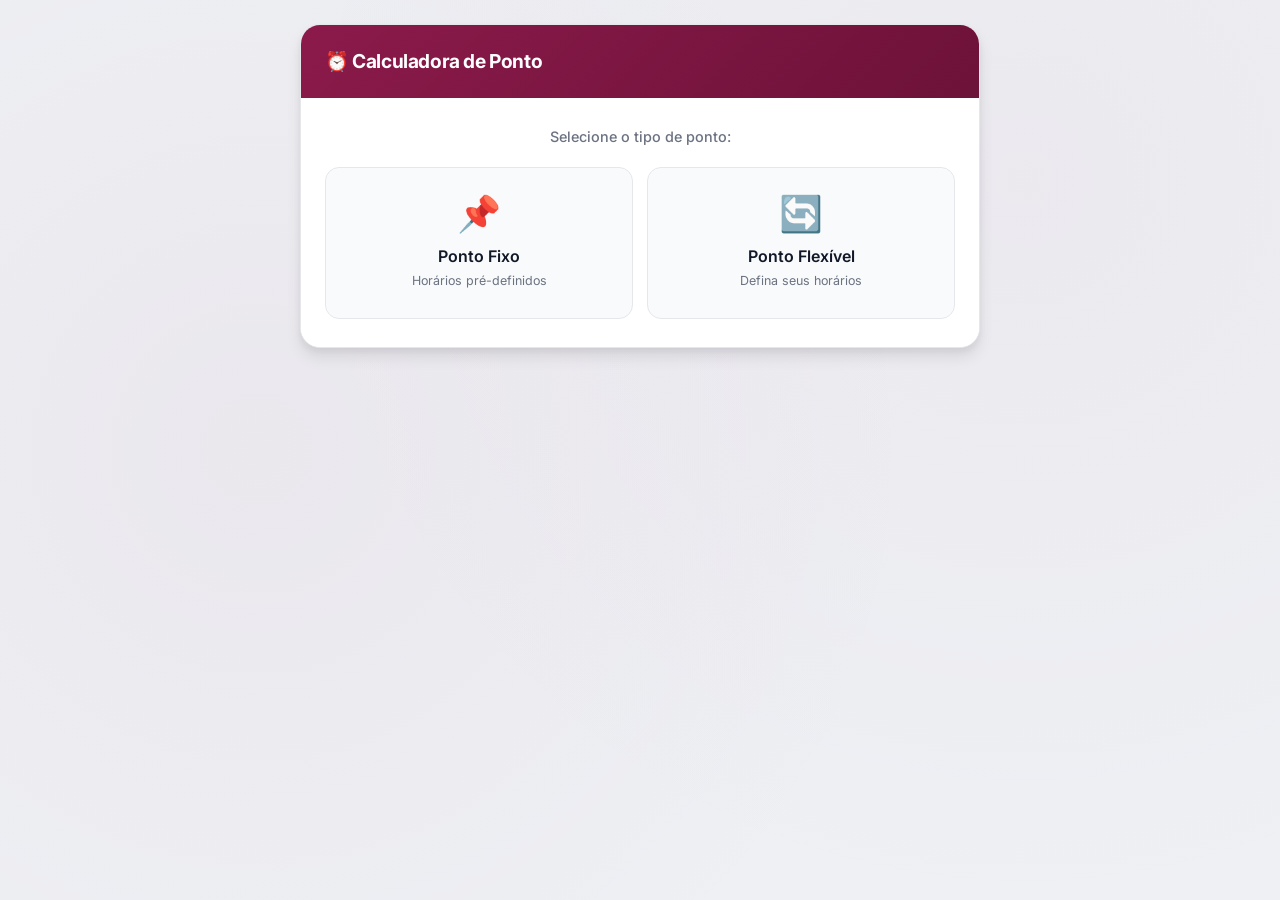
<file: CalculoPonto/index.html>
<!DOCTYPE html>
<html lang="pt-BR">
<head>
    <meta charset="UTF-8">
    <meta name="viewport" content="width=device-width, initial-scale=1.0">
    <title>Calculadora de Ponto - Dashboard</title>
    <link rel="stylesheet" href="style.css">
</head>
<body>
    <div class="container">
        <div class="card">
            <h1>⏰ Calculadora de Ponto</h1>

            <div class="dashboard-container">
                <h2>Selecione o tipo de ponto:</h2>

                <div class="opcoes-grid">
                    <a href="ponto-fixo.html" class="opcao-card">
                        <div class="opcao-icon">📌</div>
                        <div class="opcao-titulo">Ponto Fixo</div>
                        <div class="opcao-descricao">Horários pré-definidos</div>
                    </a>

                    <a href="ponto-flexivel.html" class="opcao-card">
                        <div class="opcao-icon">🔄</div>
                        <div class="opcao-titulo">Ponto Flexível</div>
                        <div class="opcao-descricao">Defina seus horários</div>
                    </a>
                </div>
            </div>
        </div>
    </div>
</body>
</html>
</file>
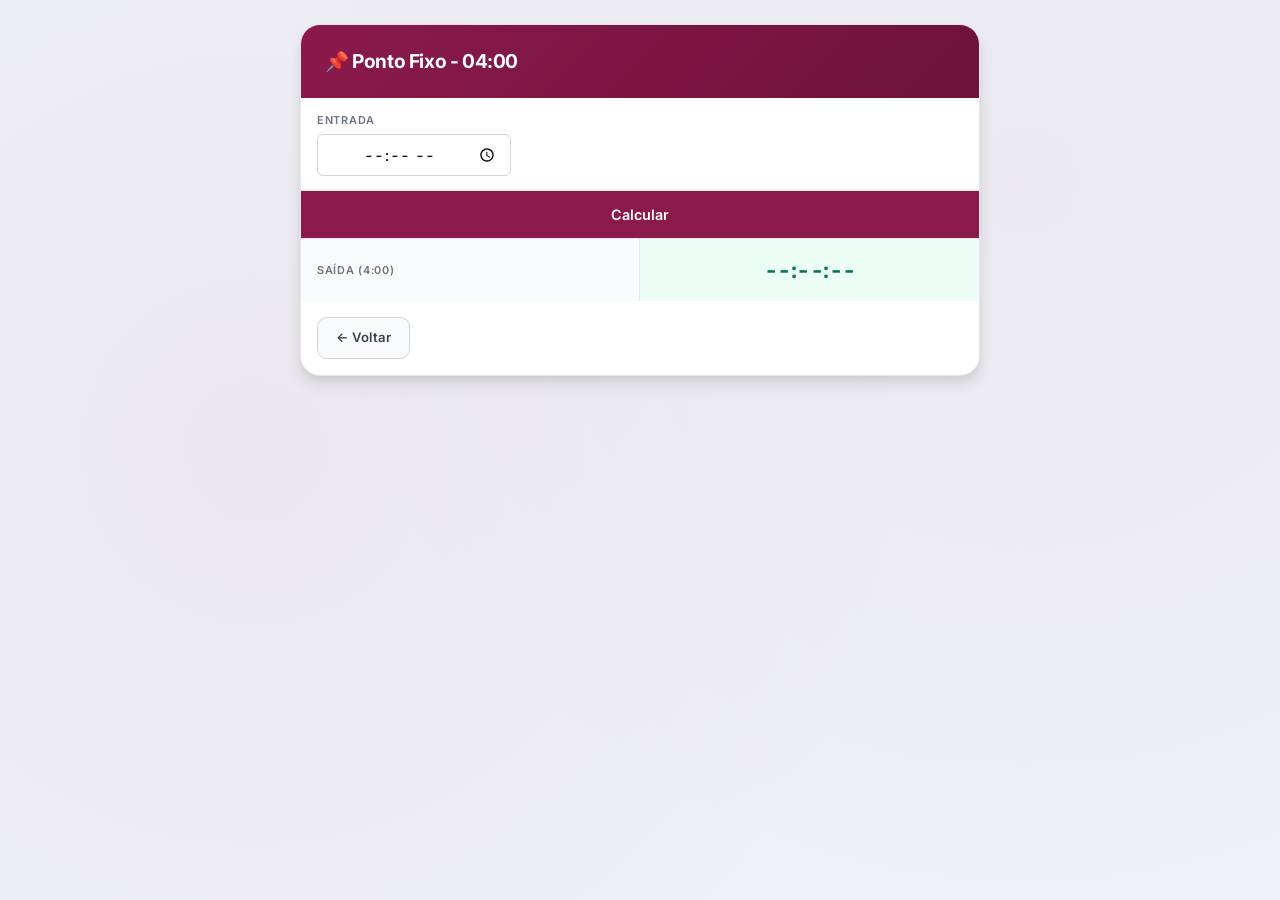
<file: CalculoPonto/ponto-fixo-0400.html>
<!DOCTYPE html>
<html lang="pt-BR">
<head>
    <meta charset="UTF-8">
    <meta name="viewport" content="width=device-width, initial-scale=1.0">
    <title>Ponto Fixo - 04:00</title>
    <link rel="stylesheet" href="style.css">
</head>
<body>
    <div class="container">
        <div class="card">
            <h1>📌 Ponto Fixo - 04:00</h1>

            <div class="form-group">
                <div class="form-item">
                    <label>Entrada</label>
                    <input type="time" id="horario-entrada" class="input-field" onchange="calcular()">
                </div>
            </div>

            <button onclick="calcular()" class="btn btn-primary">Calcular</button>

            <div class="resultado-grid">
                <div class="resultado-item sucesso">
                    <span class="label">Saída (4:00)</span>
                    <span id="saida" class="valor">--:--:--</span>
                </div>
            </div>

            <a href="ponto-fixo.html" class="btn btn-back">← Voltar</a>
        </div>
    </div>

    <script src="main-fixo-0400.js"></script>
</body>
</html>
</file>
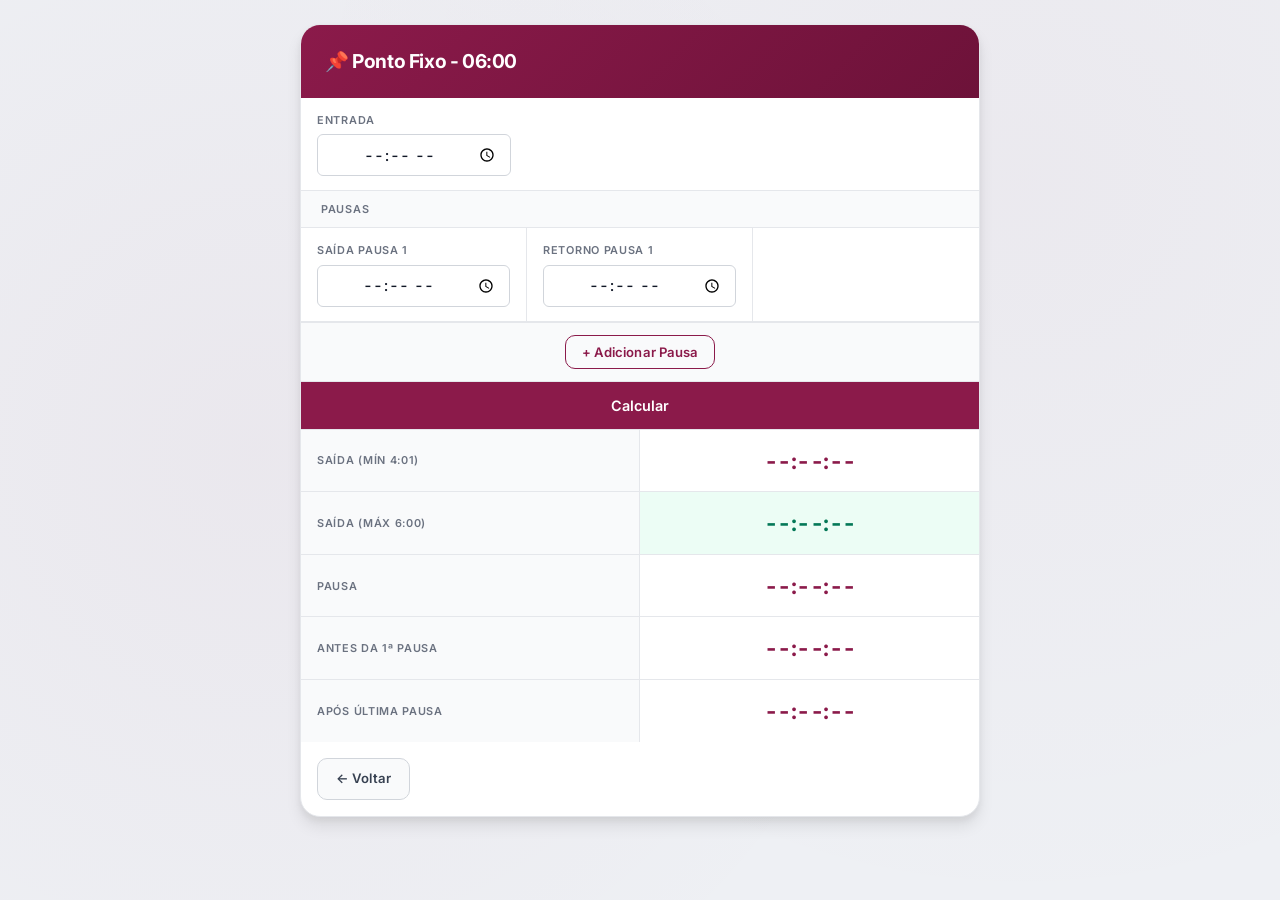
<file: CalculoPonto/ponto-fixo-0600.html>
<!DOCTYPE html>
<html lang="pt-BR">
<head>
    <meta charset="UTF-8">
    <meta name="viewport" content="width=device-width, initial-scale=1.0">
    <title>Ponto Fixo - 06:00</title>
    <link rel="stylesheet" href="style.css">
</head>
<body>
    <div class="container">
        <div class="card">
            <h1>📌 Ponto Fixo - 06:00</h1>

            <div class="form-group">
                <div class="form-item">
                    <label>Entrada</label>
                    <input type="time" id="horario-entrada" class="input-field" onchange="calcular()">
                </div>
            </div>

            <div class="pausas-section">
                <div class="pausas-titulo">Pausas</div>
                <div class="form-group" id="pausa-1">
                    <div class="form-item">
                        <label>Saída Pausa 1</label>
                        <input type="time" class="input-field horario-saida-pausa" onchange="calcular()">
                    </div>
                    <div class="form-item">
                        <label>Retorno Pausa 1</label>
                        <input type="time" class="input-field horario-retorno-pausa" onchange="calcular()">
                    </div>
                    <div class="form-item"></div>
                </div>
                <div id="pausas-container"></div>
            </div>

            <div class="pausas-add-container">
                <button onclick="adicionarPausa()" class="btn-adicionar">+ Adicionar Pausa</button>
            </div>

            <button onclick="calcular()" class="btn btn-primary">Calcular</button>

            <div class="resultado-grid">
                <div class="resultado-item">
                    <span class="label">Saída (mín 4:01)</span>
                    <span id="saida-minima" class="valor">--:--:--</span>
                </div>

                <div class="resultado-item sucesso">
                    <span class="label">Saída (máx 6:00)</span>
                    <span id="saida-maxima" class="valor">--:--:--</span>
                </div>

                <div class="resultado-item">
                    <span class="label">Pausa</span>
                    <span id="tempo-almoco" class="valor">--:--:--</span>
                    <span id="validacao-almoco" class="validacao"></span>
                </div>

                <div class="resultado-item">
                    <span class="label">Antes da 1ª Pausa</span>
                    <span id="tempo-antes-primeira-pausa" class="valor">--:--:--</span>
                    <span id="validacao-antes-primeira-pausa" class="validacao"></span>
                </div>

                <div class="resultado-item">
                    <span class="label">Após Última Pausa</span>
                    <span id="tempo-apos-ultima-pausa" class="valor">--:--:--</span>
                    <span id="validacao-apos-ultima-pausa" class="validacao"></span>
                </div>
            </div>

            <a href="ponto-fixo.html" class="btn btn-back">← Voltar</a>
        </div>
    </div>

    <script src="main-fixo-0600.js"></script>
</body>
</html>
</file>
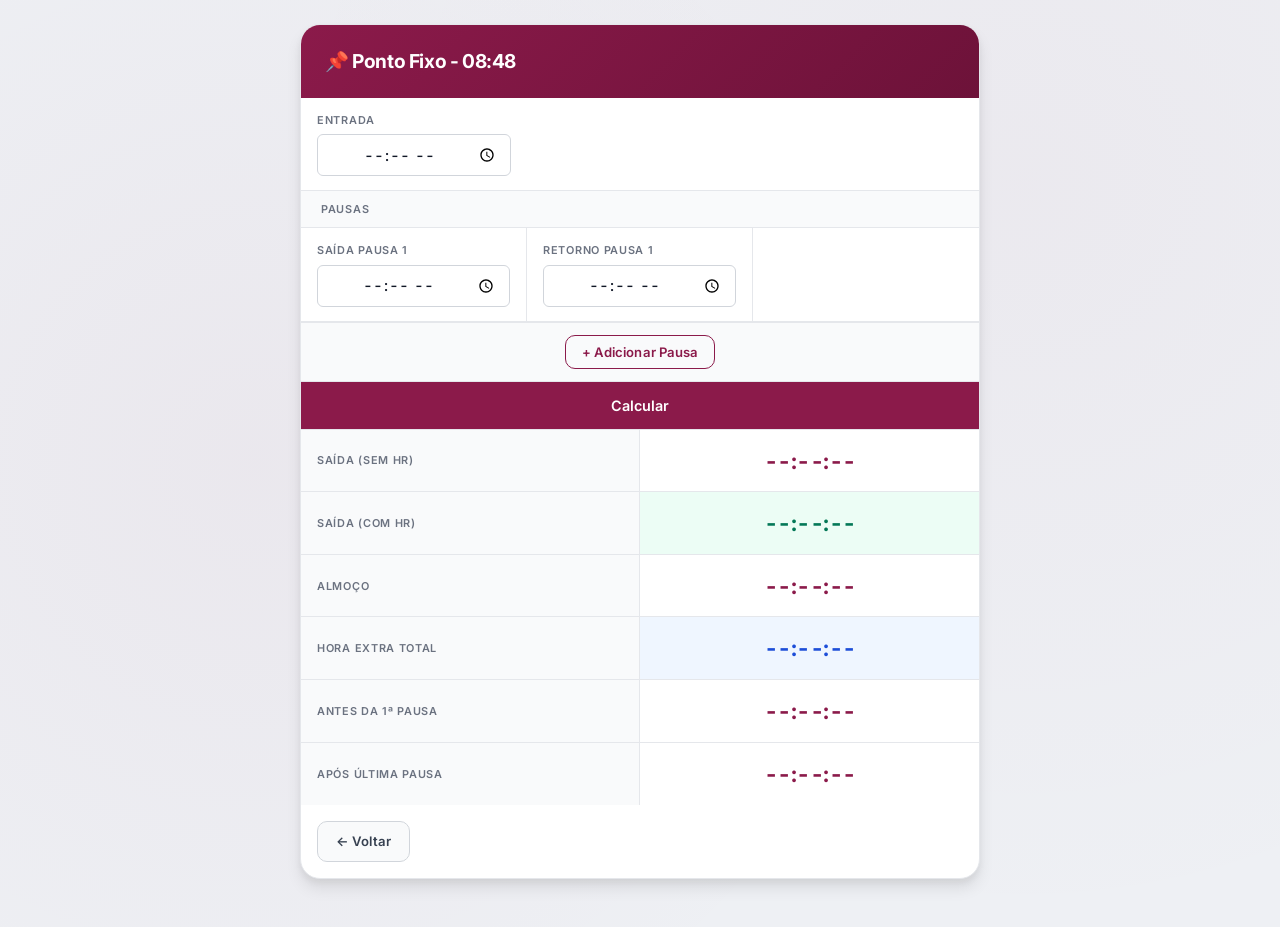
<file: CalculoPonto/ponto-fixo-0848.html>
<!DOCTYPE html>
<html lang="pt-BR">
<head>
    <meta charset="UTF-8">
    <meta name="viewport" content="width=device-width, initial-scale=1.0">
    <title>Ponto Fixo - 08:48</title>
    <link rel="stylesheet" href="style.css">
</head>
<body>
    <div class="container">
        <div class="card">
            <h1>📌 Ponto Fixo - 08:48</h1>

            <div class="form-group">
                <div class="form-item">
                    <label>Entrada</label>
                    <input type="time" id="horario-entrada" class="input-field" onchange="calcular()">
                </div>
            </div>

            <div class="pausas-section">
                <div class="pausas-titulo">Pausas</div>
                <div class="form-group" id="pausa-1">
                    <div class="form-item">
                        <label>Saída Pausa 1</label>
                        <input type="time" class="input-field horario-saida-pausa" onchange="calcular()">
                    </div>
                    <div class="form-item">
                        <label>Retorno Pausa 1</label>
                        <input type="time" class="input-field horario-retorno-pausa" onchange="calcular()">
                    </div>
                    <div class="form-item"></div>
                </div>
                <div id="pausas-container"></div>
            </div>

            <div class="pausas-add-container">
                <button onclick="adicionarPausa()" class="btn-adicionar">+ Adicionar Pausa</button>
            </div>

            <button onclick="calcular()" class="btn btn-primary">Calcular</button>

            <div class="resultado-grid">
                <div class="resultado-item">
                    <span class="label">Saída (sem HR)</span>
                    <span id="saida-minima" class="valor">--:--:--</span>
                </div>

                <div class="resultado-item sucesso">
                    <span class="label">Saída (com HR)</span>
                    <span id="saida-maxima" class="valor">--:--:--</span>
                </div>

                <div class="resultado-item">
                    <span class="label">Almoço</span>
                    <span id="tempo-almoco" class="valor">--:--:--</span>
                    <span id="validacao-almoco" class="validacao"></span>
                </div>

                <div class="resultado-item resultado-extra">
                    <span class="label">Hora Extra Total</span>
                    <span id="hora-extra-total" class="valor">--:--:--</span>
                </div>

                <div class="resultado-item">
                    <span class="label">Antes da 1ª Pausa</span>
                    <span id="tempo-antes-primeira-pausa" class="valor">--:--:--</span>
                    <span id="validacao-antes-primeira-pausa" class="validacao"></span>
                </div>

                <div class="resultado-item">
                    <span class="label">Após Última Pausa</span>
                    <span id="tempo-apos-ultima-pausa" class="valor">--:--:--</span>
                    <span id="validacao-apos-ultima-pausa" class="validacao"></span>
                </div>
            </div>

            <a href="ponto-fixo.html" class="btn btn-back">← Voltar</a>
        </div>
    </div>

    <script src="main-fixo-0848.js"></script>
</body>
</html>
</file>
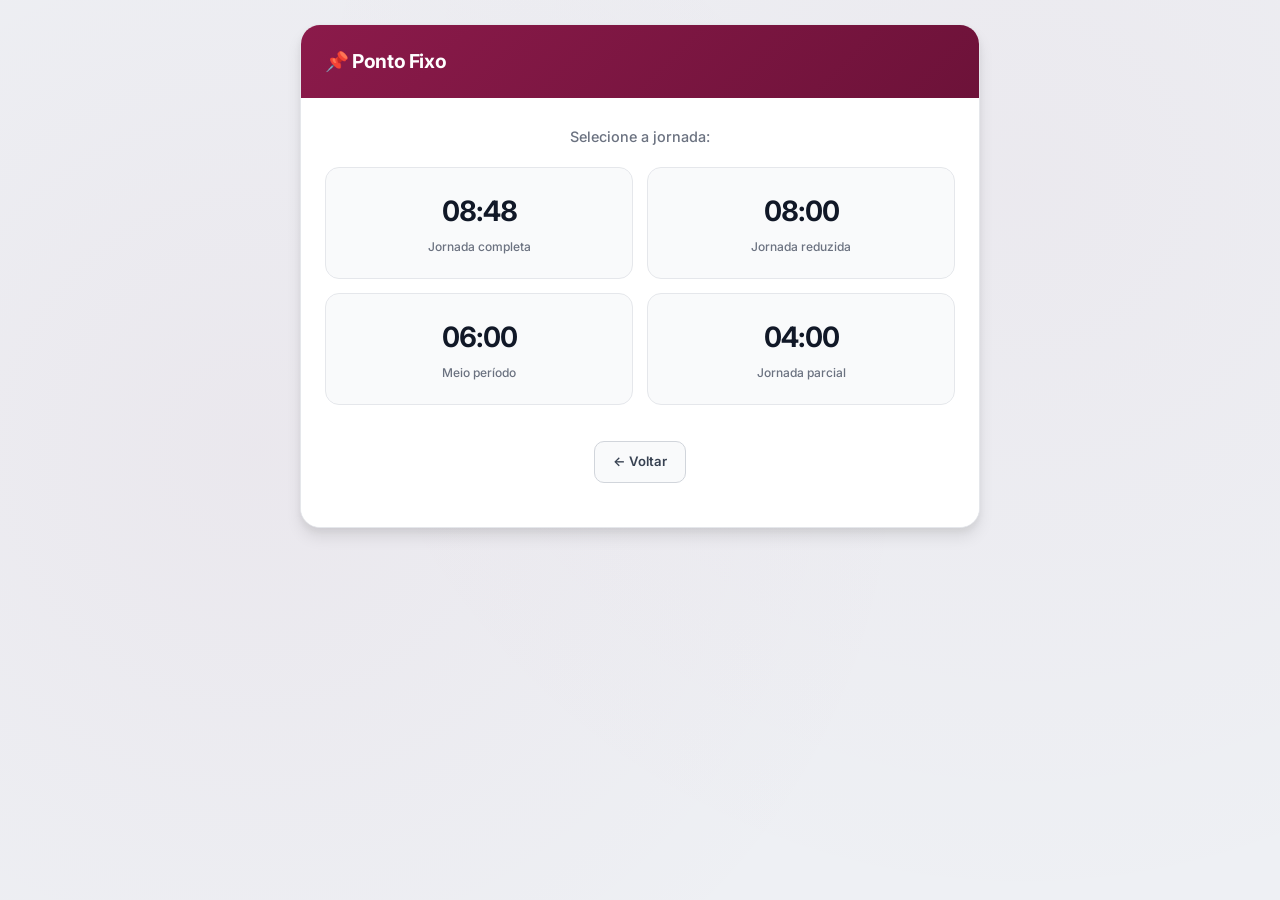
<file: CalculoPonto/ponto-fixo.html>
<!DOCTYPE html>
<html lang="pt-BR">
<head>
    <meta charset="UTF-8">
    <meta name="viewport" content="width=device-width, initial-scale=1.0">
    <title>Ponto Fixo - Seleção de Jornada</title>
    <link rel="stylesheet" href="style.css">
</head>
<body>
    <div class="container">
        <div class="card">
            <h1>📌 Ponto Fixo</h1>

            <div class="dashboard-container">
                <h2>Selecione a jornada:</h2>

                <div class="jornadas-grid">
                    <a href="ponto-fixo-0848.html" class="jornada-card">
                        <div class="jornada-tempo">08:48</div>
                        <div class="jornada-descricao">Jornada completa</div>
                    </a>

                    <a href="ponto-fixo-0800.html" class="jornada-card">
                        <div class="jornada-tempo">08:00</div>
                        <div class="jornada-descricao">Jornada reduzida</div>
                    </a>

                    <a href="ponto-fixo-0600.html" class="jornada-card">
                        <div class="jornada-tempo">06:00</div>
                        <div class="jornada-descricao">Meio período</div>
                    </a>

                    <a href="ponto-fixo-0400.html" class="jornada-card">
                        <div class="jornada-tempo">04:00</div>
                        <div class="jornada-descricao">Jornada parcial</div>
                    </a>
                </div>

                <a href="index.html" class="btn-back">← Voltar</a>
            </div>
        </div>
    </div>
</body>
</html>
</file>
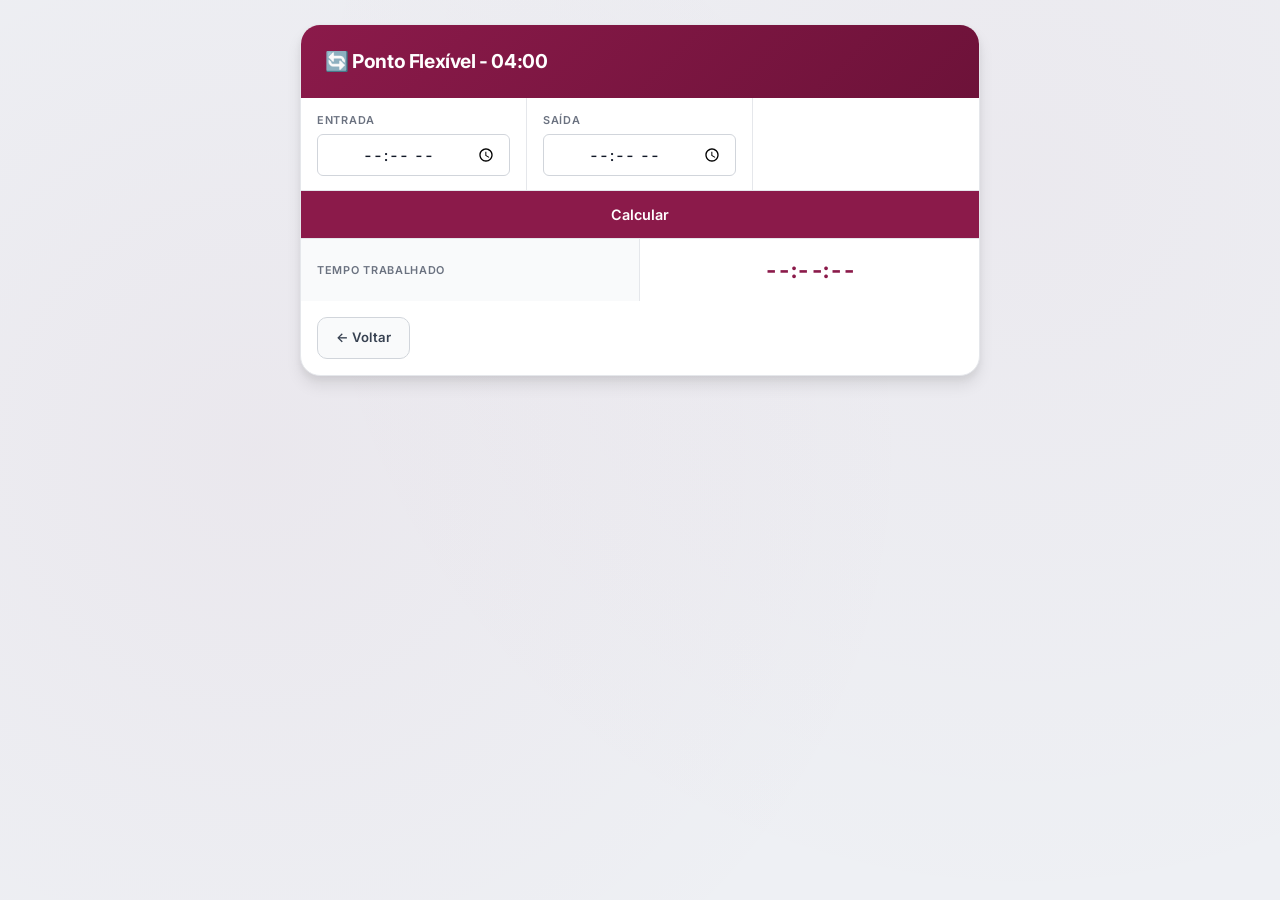
<file: CalculoPonto/ponto-flexivel-0400.html>
<!DOCTYPE html>
<html lang="pt-BR">
<head>
    <meta charset="UTF-8">
    <meta name="viewport" content="width=device-width, initial-scale=1.0">
    <title>Ponto Flexível - 04:00</title>
    <link rel="stylesheet" href="style.css">
</head>
<body>
    <div class="container">
        <div class="card">
            <h1>🔄 Ponto Flexível - 04:00</h1>

            <div class="form-group">
                <div class="form-item">
                    <label>Entrada</label>
                    <input type="time" id="horario-entrada" class="input-field" onchange="calcular()">
                </div>
                <div class="form-item">
                    <label>Saída</label>
                    <input type="time" id="horario-saida" class="input-field" onchange="calcular()">
                </div>
                <div class="form-item"></div>
            </div>

            <button onclick="calcular()" class="btn btn-primary">Calcular</button>

            <div class="resultado-grid">
                <div class="resultado-item">
                    <span class="label">Tempo Trabalhado</span>
                    <span id="tempo-trabalhado" class="valor">--:--:--</span>
                    <span id="validacao-trabalhado" class="validacao"></span>
                </div>
            </div>

            <a href="ponto-flexivel.html" class="btn btn-back">← Voltar</a>
        </div>
    </div>

    <script src="main-flexivel-0400.js"></script>
</body>
</html>
</file>
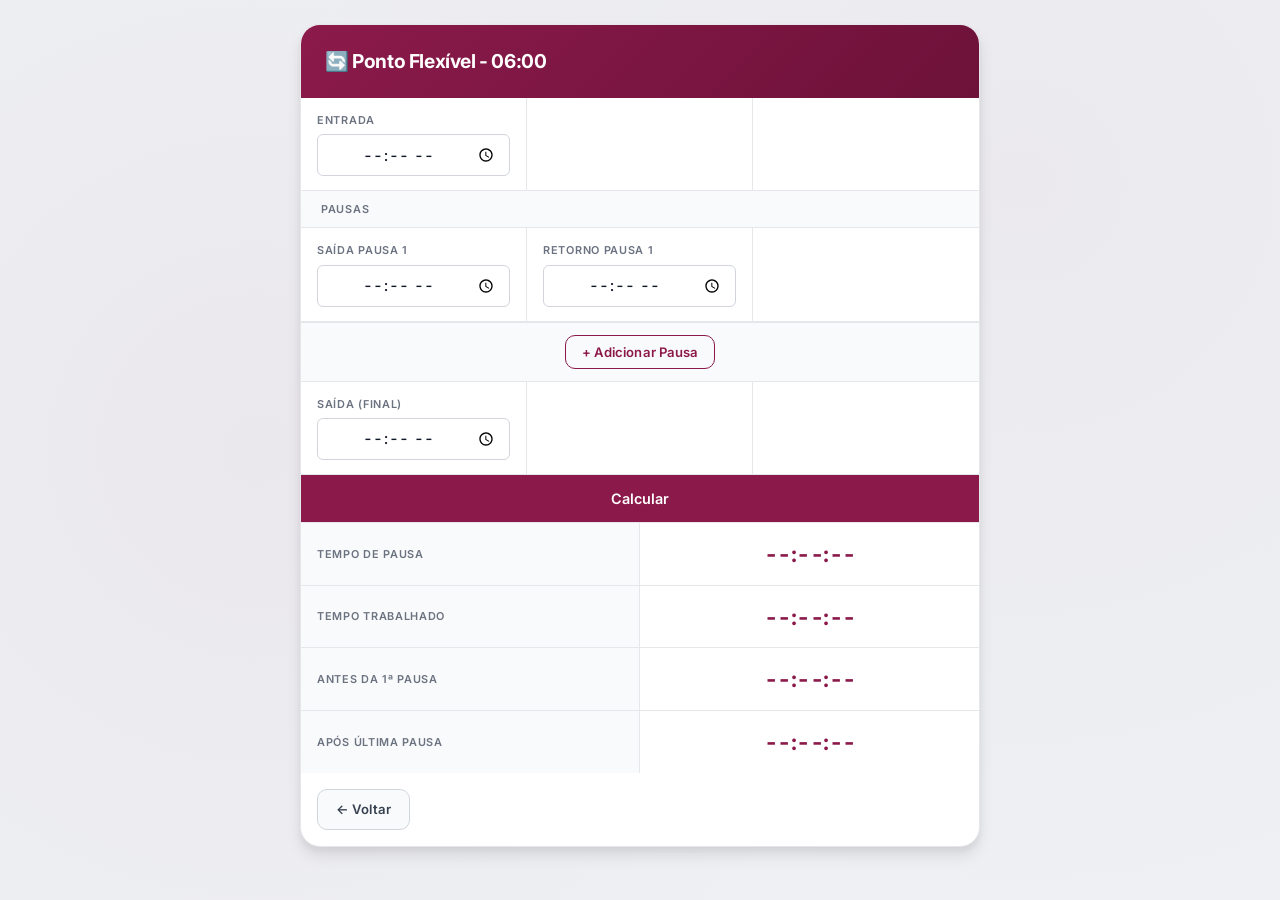
<file: CalculoPonto/ponto-flexivel-0600.html>
<!DOCTYPE html>
<html lang="pt-BR">
<head>
    <meta charset="UTF-8">
    <meta name="viewport" content="width=device-width, initial-scale=1.0">
    <title>Ponto Flexível - 06:00</title>
    <link rel="stylesheet" href="style.css">
</head>
<body>
    <div class="container">
        <div class="card">
            <h1>🔄 Ponto Flexível - 06:00</h1>

            <div class="form-group">
                <div class="form-item">
                    <label>Entrada</label>
                    <input type="time" id="horario-entrada" class="input-field" onchange="calcular()">
                </div>
                <div class="form-item"></div>
                <div class="form-item"></div>
            </div>

            <div class="pausas-section">
                <div class="pausas-titulo">Pausas</div>
                <div class="form-group" id="pausa-1">
                    <div class="form-item">
                        <label>Saída Pausa 1</label>
                        <input type="time" class="input-field horario-saida-pausa" onchange="calcular()">
                    </div>
                    <div class="form-item">
                        <label>Retorno Pausa 1</label>
                        <input type="time" class="input-field horario-retorno-pausa" onchange="calcular()">
                    </div>
                    <div class="form-item"></div>
                </div>
                <div id="pausas-container"></div>
            </div>

            <div class="pausas-add-container">
                <button onclick="adicionarPausa()" class="btn-adicionar">+ Adicionar Pausa</button>
            </div>

            <div class="form-group">
                <div class="form-item">
                    <label>Saída (Final)</label>
                    <input type="time" id="horario-saida-final" class="input-field" onchange="calcular()">
                </div>
                <div class="form-item"></div>
                <div class="form-item"></div>
            </div>

            <button onclick="calcular()" class="btn btn-primary">Calcular</button>

            <div class="resultado-grid">
                <div class="resultado-item">
                    <span class="label">Tempo de Pausa</span>
                    <span id="tempo-pausa" class="valor">--:--:--</span>
                    <span id="validacao-pausa" class="validacao"></span>
                </div>

                <div class="resultado-item">
                    <span class="label">Tempo Trabalhado</span>
                    <span id="tempo-trabalhado" class="valor">--:--:--</span>
                    <span id="validacao-trabalhado" class="validacao"></span>
                </div>

                <div class="resultado-item">
                    <span class="label">Antes da 1ª Pausa</span>
                    <span id="tempo-antes-primeira-pausa" class="valor">--:--:--</span>
                    <span id="validacao-antes-primeira-pausa" class="validacao"></span>
                </div>

                <div class="resultado-item">
                    <span class="label">Após Última Pausa</span>
                    <span id="tempo-apos-ultima-pausa" class="valor">--:--:--</span>
                    <span id="validacao-apos-ultima-pausa" class="validacao"></span>
                </div>
            </div>

            <a href="ponto-flexivel.html" class="btn btn-back">← Voltar</a>
        </div>
    </div>

    <script src="main-flexivel-0600.js"></script>
</body>
</html>
</file>
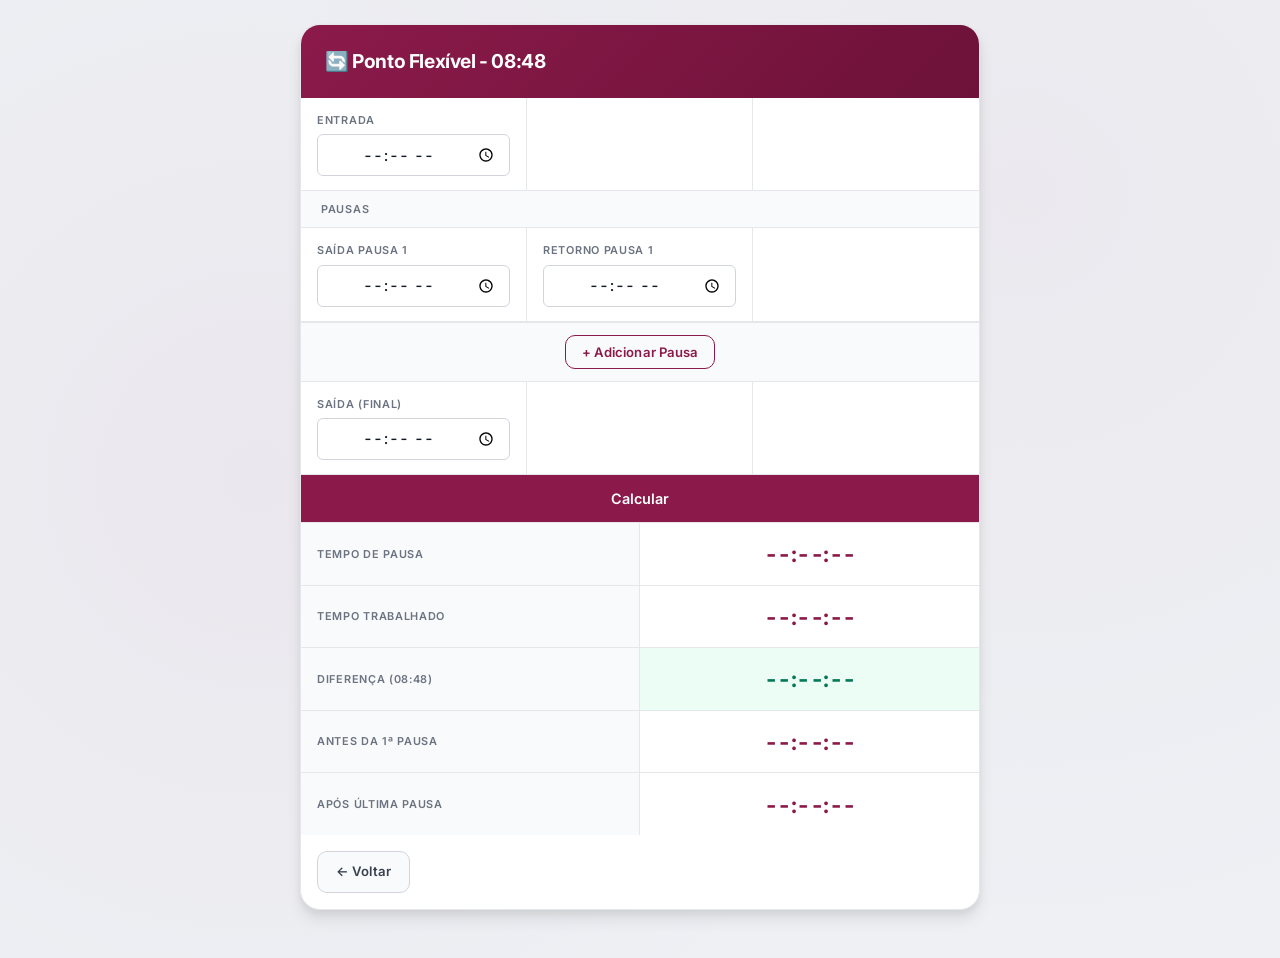
<file: CalculoPonto/ponto-flexivel-0848.html>
<!DOCTYPE html>
<html lang="pt-BR">
<head>
    <meta charset="UTF-8">
    <meta name="viewport" content="width=device-width, initial-scale=1.0">
    <title>Ponto Flexível - 08:48</title>
    <link rel="stylesheet" href="style.css">
</head>
<body>
    <div class="container">
        <div class="card">
            <h1>🔄 Ponto Flexível - 08:48</h1>

            <div class="form-group">
                <div class="form-item">
                    <label>Entrada</label>
                    <input type="time" id="horario-entrada" class="input-field" onchange="calcular()">
                </div>
                <div class="form-item"></div>
                <div class="form-item"></div>
            </div>

            <div class="pausas-section">
                <div class="pausas-titulo">Pausas</div>
                <div class="form-group" id="pausa-1">
                    <div class="form-item">
                        <label>Saída Pausa 1</label>
                        <input type="time" class="input-field horario-saida-pausa" onchange="calcular()">
                    </div>
                    <div class="form-item">
                        <label>Retorno Pausa 1</label>
                        <input type="time" class="input-field horario-retorno-pausa" onchange="calcular()">
                    </div>
                    <div class="form-item"></div>
                </div>
                <div id="pausas-container"></div>
            </div>

            <div class="pausas-add-container">
                <button onclick="adicionarPausa()" class="btn-adicionar">+ Adicionar Pausa</button>
            </div>

            <div class="form-group">
                <div class="form-item">
                    <label>Saída (Final)</label>
                    <input type="time" id="horario-saida-final" class="input-field" onchange="calcular()">
                </div>
                <div class="form-item"></div>
                <div class="form-item"></div>
            </div>

            <button onclick="calcular()" class="btn btn-primary">Calcular</button>

            <div class="resultado-grid">
                <div class="resultado-item">
                    <span class="label">Tempo de Pausa</span>
                    <span id="tempo-pausa" class="valor">--:--:--</span>
                    <span id="validacao-pausa" class="validacao"></span>
                </div>

                <div class="resultado-item">
                    <span class="label">Tempo Trabalhado</span>
                    <span id="tempo-trabalhado" class="valor">--:--:--</span>
                </div>

                <div class="resultado-item sucesso">
                    <span class="label">Diferença (08:48)</span>
                    <span id="diferenca-jornada" class="valor">--:--:--</span>
                    <span id="validacao-diferenca" class="validacao"></span>
                </div>

                <div class="resultado-item">
                    <span class="label">Antes da 1ª Pausa</span>
                    <span id="tempo-antes-primeira-pausa" class="valor">--:--:--</span>
                    <span id="validacao-antes-primeira-pausa" class="validacao"></span>
                </div>

                <div class="resultado-item">
                    <span class="label">Após Última Pausa</span>
                    <span id="tempo-apos-ultima-pausa" class="valor">--:--:--</span>
                    <span id="validacao-apos-ultima-pausa" class="validacao"></span>
                </div>
            </div>

            <a href="ponto-flexivel.html" class="btn btn-back">← Voltar</a>
        </div>
    </div>

    <script src="main-flexivel-0848.js"></script>
</body>
</html>
</file>
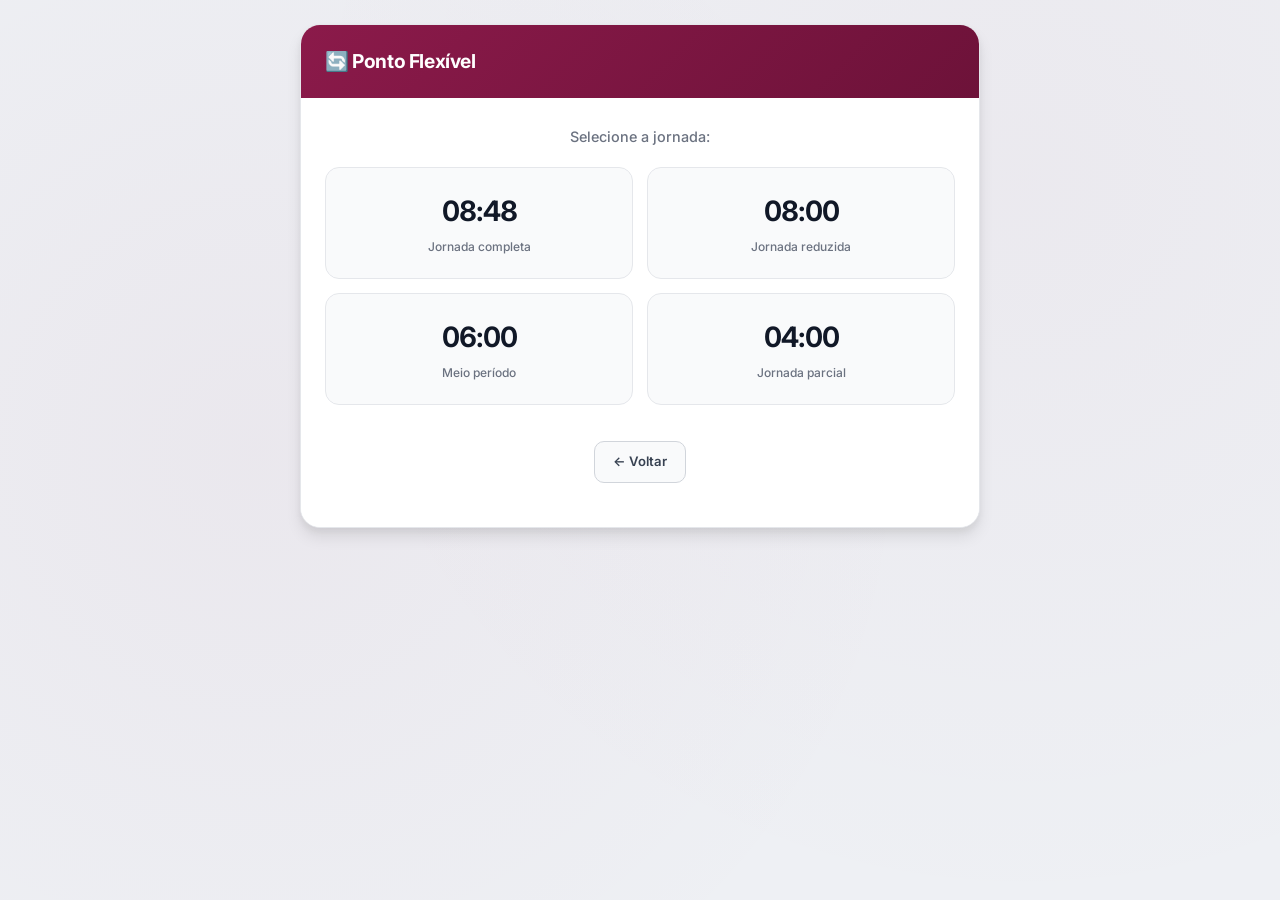
<file: CalculoPonto/ponto-flexivel.html>
<!DOCTYPE html>
<html lang="pt-BR">
<head>
    <meta charset="UTF-8">
    <meta name="viewport" content="width=device-width, initial-scale=1.0">
    <title>Ponto Flexível - Seleção de Jornada</title>
    <link rel="stylesheet" href="style.css">
</head>
<body>
    <div class="container">
        <div class="card">
            <h1>🔄 Ponto Flexível</h1>

            <div class="dashboard-container">
                <h2>Selecione a jornada:</h2>

                <div class="jornadas-grid">
                    <a href="ponto-flexivel-0848.html" class="jornada-card">
                        <div class="jornada-tempo">08:48</div>
                        <div class="jornada-descricao">Jornada completa</div>
                    </a>

                    <a href="ponto-flexivel-0800.html" class="jornada-card">
                        <div class="jornada-tempo">08:00</div>
                        <div class="jornada-descricao">Jornada reduzida</div>
                    </a>

                    <a href="ponto-flexivel-0600.html" class="jornada-card">
                        <div class="jornada-tempo">06:00</div>
                        <div class="jornada-descricao">Meio período</div>
                    </a>

                    <a href="ponto-flexivel-0400.html" class="jornada-card">
                        <div class="jornada-tempo">04:00</div>
                        <div class="jornada-descricao">Jornada parcial</div>
                    </a>
                </div>

                <a href="index.html" class="btn-back">← Voltar</a>
            </div>
        </div>
    </div>
</body>
</html>
</file>
<file: CalculoPonto/style.css>
@import url('https://fonts.googleapis.com/css2?family=Inter:wght@400;500;600;700&display=swap');

*, *::before, *::after {
    margin: 0;
    padding: 0;
    box-sizing: border-box;
}

:root {
    --primary: #8B1A4A;
    --primary-dark: #6D1239;
    --primary-light: #FDF0F5;
    --primary-ring: rgba(139, 26, 74, 0.12);
    --primary-shadow: rgba(139, 26, 74, 0.2);

    --success: #047857;
    --success-bg: #ECFDF5;
    --warning: #B45309;
    --warning-bg: #FFFBEB;
    --error: #B91C1C;
    --error-bg: #FEF2F2;
    --info: #1D4ED8;
    --info-bg: #EFF6FF;

    --text-1: #111827;
    --text-2: #374151;
    --text-3: #6B7280;
    --text-4: #9CA3AF;

    --surface: #FFFFFF;
    --surface-2: #F9FAFB;
    --surface-3: #F3F4F6;

    --border: #E5E7EB;
    --border-2: #D1D5DB;

    --radius-s: 6px;
    --radius-m: 10px;
    --radius-l: 14px;
    --radius-xl: 20px;

    --shadow-m: 0 4px 6px rgba(0,0,0,0.05), 0 10px 15px rgba(0,0,0,0.08);
}

body {
    font-family: 'Inter', -apple-system, BlinkMacSystemFont, sans-serif;
    background: #EEF0F4;
    background-image:
        radial-gradient(circle at 20% 50%, rgba(139, 26, 74, 0.04) 0%, transparent 60%),
        radial-gradient(circle at 80% 20%, rgba(139, 26, 74, 0.03) 0%, transparent 60%);
    color: var(--text-1);
    line-height: 1.5;
    min-height: 100vh;
    padding: 24px 16px 48px;
    -webkit-font-smoothing: antialiased;
}

.container {
    max-width: 680px;
    margin: 0 auto;
}

/* ——— CARD ——— */

.card {
    background: var(--surface);
    border-radius: var(--radius-xl);
    border: 1px solid var(--border);
    box-shadow: var(--shadow-m);
    overflow: hidden;
}

.card h1 {
    background: linear-gradient(135deg, var(--primary) 0%, var(--primary-dark) 100%);
    color: white;
    padding: 22px 24px;
    font-size: 1.2rem;
    font-weight: 700;
    letter-spacing: -0.4px;
    display: flex;
    align-items: center;
    gap: 10px;
}

/* ——— FORM ——— */

.form-group {
    display: grid;
    grid-template-columns: 1fr 1fr 1fr;
    border-bottom: 1px solid var(--border);
    background: var(--surface);
}

.form-item {
    display: flex;
    flex-direction: column;
    gap: 6px;
    padding: 14px 16px;
    border-right: 1px solid var(--border);
}

.form-item:last-child {
    border-right: none;
}

.form-item label {
    font-size: 0.68rem;
    font-weight: 600;
    text-transform: uppercase;
    letter-spacing: 0.7px;
    color: var(--text-3);
}

.input-field {
    padding: 9px 12px;
    border: 1.5px solid var(--border-2);
    border-radius: var(--radius-s);
    font-size: 0.95rem;
    font-family: 'Inter', sans-serif;
    background: var(--surface);
    color: var(--text-1);
    text-align: center;
    transition: border-color 0.15s, box-shadow 0.15s, background 0.15s;
    -webkit-appearance: none;
    font-variant-numeric: tabular-nums;
    font-weight: 500;
}

.input-field:focus {
    outline: none;
    border-color: var(--primary);
    background: var(--primary-light);
    box-shadow: 0 0 0 3px var(--primary-ring);
}

/* ——— PAUSAS ——— */

.pausas-section {
    border-bottom: 1px solid var(--border);
}

.pausas-titulo {
    padding: 10px 20px;
    font-size: 0.68rem;
    font-weight: 600;
    text-transform: uppercase;
    letter-spacing: 0.7px;
    color: var(--text-3);
    background: var(--surface-2);
    border-bottom: 1px solid var(--border);
}

.pausas-add-container {
    padding: 12px 20px;
    border-bottom: 1px solid var(--border);
    background: var(--surface-2);
    display: flex;
    justify-content: center;
}

/* ——— BUTTONS ——— */

.btn {
    width: 100%;
    padding: 15px;
    border: none;
    background: var(--primary);
    color: white;
    font-size: 0.9rem;
    font-weight: 600;
    cursor: pointer;
    transition: background 0.15s, transform 0.1s;
    font-family: 'Inter', sans-serif;
    letter-spacing: 0.1px;
}

.btn:hover {
    background: var(--primary-dark);
}

.btn:active {
    transform: scale(0.99);
}

.btn-primary {
    background: var(--primary);
    color: white;
}

.btn-adicionar {
    display: inline-flex;
    align-items: center;
    gap: 6px;
    padding: 8px 16px;
    border: 1.5px solid var(--primary);
    background: transparent;
    color: var(--primary);
    font-size: 0.82rem;
    font-weight: 600;
    cursor: pointer;
    border-radius: var(--radius-m);
    font-family: 'Inter', sans-serif;
    transition: all 0.15s;
    letter-spacing: 0.1px;
}

.btn-adicionar:hover {
    background: var(--primary);
    color: white;
    box-shadow: 0 4px 12px var(--primary-shadow);
}

.btn-remover {
    padding: 7px 12px;
    border: none;
    background: var(--error-bg);
    color: var(--error);
    font-size: 0.78rem;
    font-weight: 600;
    cursor: pointer;
    border-radius: var(--radius-s);
    font-family: 'Inter', sans-serif;
    transition: all 0.15s;
    width: 100%;
}

.btn-remover:hover {
    background: var(--error);
    color: white;
}

.btn-back {
    display: inline-flex;
    align-items: center;
    gap: 6px;
    padding: 10px 18px;
    text-decoration: none;
    border-radius: var(--radius-m);
    color: var(--text-2);
    background: var(--surface-2);
    border: 1.5px solid var(--border-2);
    font-size: 0.82rem;
    font-weight: 600;
    cursor: pointer;
    font-family: 'Inter', sans-serif;
    margin: 16px;
    transition: all 0.15s;
    width: auto;
}

.btn-back:hover {
    background: var(--surface-3);
    color: var(--text-1);
}

/* ——— RESULTADOS ——— */

.resultado-grid {
    display: grid;
    border-top: 1px solid var(--border);
}

.resultado-item {
    background: var(--surface);
    border-bottom: 1px solid var(--border);
    display: grid;
    grid-template-columns: 1fr 1fr;
    min-height: 62px;
}

.resultado-item:last-child {
    border-bottom: none;
}

.resultado-item .label {
    font-size: 0.68rem;
    font-weight: 600;
    text-transform: uppercase;
    letter-spacing: 0.7px;
    color: var(--text-3);
    background: var(--surface-2);
    padding: 14px 16px;
    display: flex;
    align-items: center;
    border-right: 1px solid var(--border);
}

.resultado-item .valor {
    font-size: 1.4rem;
    font-weight: 700;
    color: var(--primary);
    font-variant-numeric: tabular-nums;
    letter-spacing: -0.5px;
    padding: 14px 16px;
    display: flex;
    align-items: center;
    justify-content: center;
}

.resultado-item.sucesso .valor {
    background: var(--success-bg);
    color: var(--success);
}

.resultado-item.resultado-extra .valor {
    background: var(--info-bg);
    color: var(--info);
}

.resultado-item .validacao {
    font-size: 0.78rem;
    font-weight: 500;
    grid-column: 1 / -1;
    padding: 8px 16px;
    background: var(--warning-bg);
    border-top: 1px solid var(--border);
    display: flex;
    align-items: center;
    gap: 4px;
    color: var(--warning);
}

.resultado-item .validacao:empty {
    display: none;
}

.resultado-item .validacao.ok {
    background: var(--success-bg);
    color: var(--success);
}

/* ——— DASHBOARD ——— */

.dashboard-container {
    padding: 28px 24px;
    background: var(--surface);
    text-align: center;
}

.dashboard-container h2 {
    color: var(--text-3);
    margin-bottom: 20px;
    font-size: 0.9rem;
    font-weight: 500;
}

.opcoes-grid {
    display: grid;
    grid-template-columns: 1fr 1fr;
    gap: 14px;
    margin-top: 12px;
}

.opcao-card {
    display: flex;
    flex-direction: column;
    align-items: center;
    justify-content: center;
    padding: 28px 16px;
    background: var(--surface-2);
    border: 1.5px solid var(--border);
    border-radius: var(--radius-l);
    text-decoration: none;
    color: var(--text-1);
    transition: all 0.2s ease;
    cursor: pointer;
}

.opcao-card:hover {
    background: var(--primary);
    color: white;
    border-color: var(--primary);
    transform: translateY(-3px);
    box-shadow: 0 8px 24px var(--primary-shadow);
}

.opcao-icon {
    font-size: 2.2rem;
    margin-bottom: 12px;
    line-height: 1;
}

.opcao-titulo {
    font-size: 1rem;
    font-weight: 600;
    margin-bottom: 4px;
}

.opcao-descricao {
    font-size: 0.78rem;
    color: var(--text-3);
}

.opcao-card:hover .opcao-descricao {
    color: rgba(255, 255, 255, 0.75);
}

/* ——— JORNADAS ——— */

.jornadas-grid {
    display: grid;
    grid-template-columns: 1fr 1fr;
    gap: 14px;
    margin-bottom: 20px;
}

.jornada-card {
    display: flex;
    flex-direction: column;
    align-items: center;
    justify-content: center;
    padding: 22px 16px;
    background: var(--surface-2);
    border: 1.5px solid var(--border);
    border-radius: var(--radius-l);
    text-decoration: none;
    color: var(--text-1);
    transition: all 0.2s ease;
    cursor: pointer;
}

.jornada-card:hover {
    background: var(--primary);
    color: white;
    border-color: var(--primary);
    transform: translateY(-3px);
    box-shadow: 0 8px 24px var(--primary-shadow);
}

.jornada-tempo {
    font-size: 1.75rem;
    font-weight: 700;
    margin-bottom: 6px;
    letter-spacing: -1px;
    font-variant-numeric: tabular-nums;
}

.jornada-descricao {
    font-size: 0.75rem;
    font-weight: 500;
    color: var(--text-3);
}

.jornada-card:hover .jornada-descricao {
    color: rgba(255, 255, 255, 0.75);
}

/* ——— RESPONSIVE ——— */

@media (max-width: 640px) {
    body {
        padding: 12px 12px 32px;
    }

    .card {
        border-radius: var(--radius-l);
    }

    .card h1 {
        padding: 18px 20px;
        font-size: 1.1rem;
    }

    .form-group {
        grid-template-columns: 1fr;
    }

    .form-item {
        border-right: none;
        border-bottom: 1px solid var(--border);
    }

    .form-item:last-child {
        border-bottom: none;
    }

    .resultado-item {
        grid-template-columns: 1fr;
    }

    .resultado-item .label {
        border-right: none;
        border-bottom: 1px solid var(--border);
        min-height: unset;
    }

    .resultado-item .valor {
        font-size: 1.2rem;
    }

    .opcoes-grid {
        grid-template-columns: 1fr;
        gap: 12px;
    }
}

@media (max-width: 380px) {
    .jornadas-grid {
        grid-template-columns: 1fr;
    }

    .dashboard-container {
        padding: 20px 16px;
    }
}
</file>
